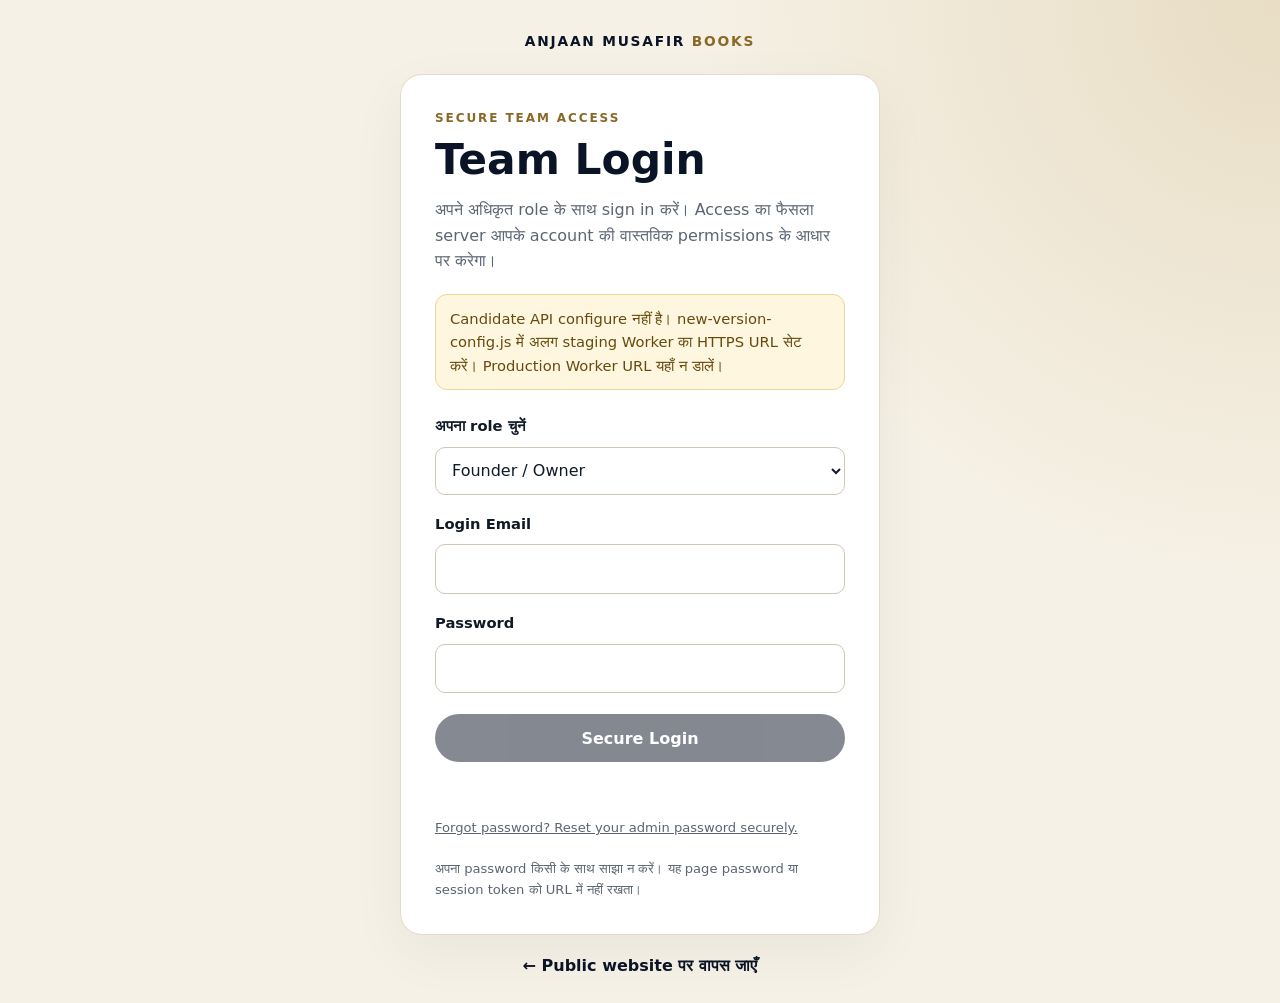
<file: admin-dashboard.html>
<!doctype html>
<html lang="hi">
<head><meta charset="utf-8"><meta name="viewport" content="width=device-width,initial-scale=1"><meta name="robots" content="noindex,nofollow"><meta name="theme-color" content="#0b1426"><title>Admin Workspace — Anjaan Musafir Books</title><link rel="stylesheet" href="admin-dashboard.css"></head>
<body>
<header class="topbar"><a class="brand" href="index.html">ANJAAN MUSAFIR <span>BOOKS</span></a><div class="top-actions"><span id="user-badge">Session checking…</span><button id="logout-button" type="button">Logout</button></div></header>
<div class="layout"><aside class="sidebar"><p class="nav-title">WORKSPACE</p><button class="nav active" data-view="overview">Dashboard</button><button class="nav" data-view="products">Books / Products</button><button class="nav" data-view="coupons">Coupons</button><button class="nav" data-view="orders">Orders</button><button class="nav" data-view="checkout">Checkout Activity</button><button class="nav" data-view="purchase-requests">Purchase Requests</button><button class="nav" data-view="customers">Customers</button><button class="nav" data-view="reports">Reports & CSV</button><button class="nav" data-view="staff">Staff & Permissions</button><button class="nav" data-view="email">Email Activity</button><button class="nav" data-view="health">System Health</button><button class="nav" data-view="maintenance">Maintenance / Backup</button><button class="nav" data-view="audit">Audit Logs</button><a href="team-login.html">Team Login</a><p class="sidebar-note">आपको वही data दिखेगा जिसकी API और role permission उपलब्ध है।</p></aside>
<main class="main-content"><div class="page-heading"><div><p class="eyebrow">SECURE WORKSPACE</p><h1 id="view-title">Dashboard</h1><p>नमस्ते, <strong id="display-name">…</strong></p></div><button id="refresh-button" type="button">Refresh data</button></div>
<section id="global-status" class="status-box" role="status" aria-live="polite">Candidate API से session verify हो रहा है…</section>
<section id="overview-view" class="view"><div class="metrics"><article class="metric-card"><span>Total orders</span><strong id="metric-orders">—</strong></article><article class="metric-card"><span>Paid orders</span><strong id="metric-paid">—</strong></article><article class="metric-card"><span>Pending orders</span><strong id="metric-pending">—</strong></article><article class="metric-card"><span>Gross sales</span><strong id="metric-sales">—</strong></article></div><section class="panel"><h2>Account & access</h2><dl class="profile-grid"><div><dt>Name</dt><dd id="profile-name">—</dd></div><div><dt>Email</dt><dd id="profile-email">—</dd></div><div><dt>Role</dt><dd id="profile-role">—</dd></div><div><dt>Session expiry</dt><dd id="profile-expiry">—</dd></div></dl></section></section>
<section id="products-view" class="view hidden"><section class="panel"><div class="panel-head"><h2>Books / Products</h2><button data-load="products">Load products</button></div><p class="muted">पहले PDF को private staging storage में upload करें। सफल upload के बाद मिला file key नीचे product form में अपने-आप भर जाएगा।</p>
<form id="product-cover-upload-form" class="admin-form"><label>Book cover image (PNG, JPEG or WebP; max 3 MB)<input name="file" type="file" accept="image/png,image/jpeg,image/webp" required></label><button type="submit">Upload cover image</button><div id="product-cover-upload-status" class="muted" role="status" aria-live="polite"></div><img id="product-cover-preview" alt="Cover preview" hidden style="max-width:160px;max-height:220px;object-fit:contain;border-radius:10px;margin-top:10px"></form>
<form id="product-pdf-upload-form" class="admin-form"><label>PDF file *<input name="file" type="file" accept="application/pdf,.pdf" required></label><button type="submit">Upload PDF securely</button><div id="product-upload-status" class="muted" role="status" aria-live="polite"></div></form>
<form id="product-create-form" class="admin-form">
<label>Existing Product ID (optional)<input name="product_id" maxlength="100" placeholder="Existing ID preserves old order references"><small>Existing book adopt करनी है तो उसका current Product ID दें; नया product हो तो खाली छोड़ें।</small></label><label>Book name *<input name="name" maxlength="180" required></label><label>Slug *<input name="slug" pattern="[a-z0-9]+(?:-[a-z0-9]+)*" maxlength="120" required placeholder="vicharon-ki-kaid"></label>
<label>Author<input name="author_name" maxlength="180" value="Anjaan Musafir Books"></label><label>Language<input name="language" maxlength="50" value="Hindi"></label>
<label>Pages<input name="page_count" type="number" min="1" max="100000"></label><label>Cover asset key<input id="product-cover-asset" name="cover_asset" maxlength="500" placeholder="Upload cover above (optional)"></label><label>Private PDF file key *<input id="product-pdf-file-key" name="pdf_file_key" maxlength="500" required placeholder="Upload PDF above or enter an existing private key"></label>
<label>MRP (₹) *<input name="mrp" type="number" min="0" step="0.01" required></label><label>Selling price (₹) *<input name="selling_price" type="number" min="0" step="0.01" required></label>
<label>Status<select name="status"><option value="DRAFT">Draft</option><option value="ACTIVE">Active</option></select></label><label>Featured<select name="featured"><option value="false">No</option><option value="true">Yes</option></select></label><label>Popular<select name="popular"><option value="false">No</option><option value="true">Yes</option></select></label>
<button type="submit">Create book record</button></form><div id="product-form-status" class="muted" role="status"></div>
<form id="product-edit-form" class="admin-form" hidden><h3>Edit book / product</h3><input name="product_id" type="hidden"><label>Book name *<input name="name" maxlength="180" required></label><label>Slug *<input name="slug" pattern="[a-z0-9]+(?:-[a-z0-9]+)*" maxlength="120" required readonly></label><label>Author<input name="author_name" maxlength="180" required></label><label>Description<textarea name="description" maxlength="10000" rows="4"></textarea></label><label>Pages<input name="page_count" type="number" min="1" max="100000"></label><label>Language<input name="language" maxlength="50" required></label><label>Cover asset key<input name="cover_asset" maxlength="500"></label><label>Private PDF file key *<input name="pdf_file_key" maxlength="500" required></label><label>MRP (₹) *<input name="mrp" type="number" min="0" step="0.01" required></label><label>Selling price (₹) *<input name="selling_price" type="number" min="0" step="0.01" required></label><label>Status<select name="status"><option value="DRAFT">Draft</option><option value="ACTIVE">Active</option><option value="INACTIVE">Inactive</option><option value="ARCHIVED">Archived</option></select></label><label>Featured<select name="featured"><option value="false">No</option><option value="true">Yes</option></select></label><label>Popular<select name="popular"><option value="false">No</option><option value="true">Yes</option></select></label><label>Offer label<input name="offer_label" maxlength="120"></label><label>Offer starts at<input name="offer_starts_at" type="datetime-local"></label><label>Offer ends at<input name="offer_ends_at" type="datetime-local"></label><button type="submit">Save product changes</button><button type="button" id="cancel-product-edit">Cancel edit</button><div id="product-edit-status" class="muted" role="status"></div></form>
<div id="products-data" class="data-area">Load products दबाएँ।</div></section></section>
<section id="coupons-view" class="view hidden"><section class="panel"><div class="panel-head"><h2>Coupons</h2><div><button data-load="coupons">Load coupons</button> <button type="button" id="reconcile-coupon-reservations">Reconcile old reservations</button></div></div><p class="muted">यह कार्रवाई केवल 30 मिनट से पुराने RESERVED coupons की जाँच करती है। केवल Cashfree से पुष्टि हुई definitive failure पर reservation release होगा; pending/unknown status पर capacity सुरक्षित रहेगी।</p><div id="coupon-reconcile-status" class="muted" role="status" aria-live="polite"></div><p class="muted">Discount type backend के accepted values के अनुसार है। Selected product IDs वैकल्पिक हैं; खाली रखने पर सभी products लागू होंगे।</p>
<form id="coupon-create-form" class="admin-form">
<label>Coupon code *<input name="code" pattern="[A-Za-z0-9][A-Za-z0-9_-]{2,39}" minlength="3" maxlength="40" required></label><label>Discount type *<select name="discount_type"><option value="PERCENT">Percentage</option><option value="FLAT">Flat ₹</option></select></label>
<label>Discount value *<input name="discount_value" type="number" min="0.01" step="0.01" required></label><label>Minimum order amount (₹)<input name="min_amount" type="number" min="0" step="0.01"></label>
<label>Max uses<input name="max_uses" type="number" min="1" step="1"></label><label>Product IDs (comma-separated, optional)<input name="product_ids" placeholder="UUID1, UUID2"></label>
<label>Starts at (optional)<input name="starts_at" type="datetime-local"></label><label>Expires at (optional)<input name="expires_at" type="datetime-local"></label>
<label>Active<select name="active"><option value="true">Yes</option><option value="false">No</option></select></label><button type="submit">Create coupon</button></form><div id="coupon-form-status" class="muted" role="status"></div><div id="coupons-data" class="data-area">Load coupons दबाएँ।</div></section></section>
<section id="checkout-view" class="view hidden"><section class="panel"><div class="panel-head"><h2>Checkout & Delivery Events</h2><button type="button" data-ops-load="checkout">Load activity</button></div><div class="filters"><label>Order ID<input id="checkout-order-id" maxlength="100"></label><label>Attempt ID<input id="checkout-attempt-id" maxlength="100"></label><label>Product ID<input id="checkout-product-id" maxlength="100"></label><label>Event type<input id="checkout-event-type" maxlength="80" placeholder="PAYMENT_SESSION_CREATED"></label><label>From<input id="checkout-from" type="date"></label><label>To<input id="checkout-to" type="date"></label></div><p class="muted">Customer email सीधे store/return नहीं होता; event ledger में केवल email hash रहता है। Payment Started या abandoned checkout तभी दिखेगा जब उसे reliably record किया गया हो।</p><div id="checkout-events-data" class="data-area">Load activity दबाएँ।</div></section></section>
<section id="orders-view" class="view hidden"><section class="panel"><div class="panel-head"><h2>Orders & Advanced Search</h2><button data-load="orders">Search orders</button></div><div class="filters"><label>Search<input id="orders-q" placeholder="Order ID, email, phone, name, product"></label><label>Payment status<select id="orders-status"><option value="">All</option><option>PAID</option><option>PENDING</option><option>FAILED</option><option>CREATED</option><option>CANCELLED</option><option>EXPIRED</option></select></label><label>Product ID<input id="orders-product-id" maxlength="100"></label><label>Coupon<input id="orders-coupon" maxlength="40"></label><label>From<input id="orders-from" type="date"></label><label>To<input id="orders-to" type="date"></label><label>Min amount ₹<input id="orders-min-amount" type="number" min="0" step="0.01"></label><label>Max amount ₹<input id="orders-max-amount" type="number" min="0" step="0.01"></label><label><input id="orders-problems-only" type="checkbox"> Problems only (failed/pending states)</label></div><p class="muted">Date filters use recorded order creation time. Older unpaid orders may not have a historical creation timestamp. Abandoned checkout is not inferred unless an event was actually recorded.</p><div id="orders-data" class="data-area">Search orders दबाएँ।</div></section></section>
<section id="purchase-requests-view" class="view hidden"><section class="panel"><div class="panel-head"><h2>Manual Purchase Requests</h2><button type="button" id="load-purchase-requests">Load requests</button></div><p class="muted">Approve करने से पहले payment reference और amount को अपने payment records से manually verify करें। API किसी UTR/payment का स्वतः सत्यापन नहीं करती। Approval पर normal PAID order और limited download token बनता है।</p><div id="purchase-requests-data" class="data-area">Load requests दबाएँ।</div></section></section>
<section id="customers-view" class="view hidden"><section class="panel"><div class="panel-head"><h2>Customers</h2><button data-load="customers">Load customers</button></div><div id="customers-data" class="data-area">Load customers दबाएँ।</div></section></section>
<section id="reports-view" class="view hidden"><section class="panel"><h2>Reports & CSV</h2><div class="filters"><label>From <input type="date" id="date-from"></label><label>To <input type="date" id="date-to"></label><label>Search order/customer/product<input id="report-q" maxlength="160" placeholder="Order ID, name, email, product ID"></label><label>Status<select id="report-status"><option value="">All statuses</option><option>PAID</option><option>PENDING</option><option>FAILED</option><option>CANCELLED</option><option>EXPIRED</option><option>CREATED</option></select></label><label>Product ID<input id="report-product-id" maxlength="100"></label><label>Coupon code<input id="report-coupon" maxlength="80"></label><label>Minimum amount<input id="report-min-amount" type="number" min="0" step="0.01"></label><label>Maximum amount<input id="report-max-amount" type="number" min="0" step="0.01"></label><button id="load-reports" type="button">Load report</button><button id="download-csv" type="button">Download filtered CSV</button></div><div id="reports-data" class="data-area">Report अभी load नहीं हुई।</div></section></section>
<section id="staff-view" class="view hidden"><section class="panel"><div class="panel-head"><h2>Staff Management</h2><button type="button" id="load-staff">Load staff</button></div><p class="muted">यह सुविधा केवल Founder role के लिए है। Staff को मजबूत password दें और सुरक्षित रूप से साझा करें।</p><form id="staff-create-form" class="admin-form"><label>Display name *<input name="display_name" maxlength="100" required></label><label>Email *<input name="email" type="email" maxlength="254" required></label><label>Temporary password *<input name="password" type="password" minlength="12" maxlength="128" required autocomplete="new-password"><small>कम-से-कम 12 characters, uppercase, lowercase और number।</small></label><label>Role *<select name="role" required><option value="ADMINISTRATOR">Administrator</option><option value="OPERATIONS_MANAGER">Operations Manager</option><option value="PRODUCT_MANAGER">Product Manager</option><option value="MARKETING_MANAGER">Marketing Manager</option><option value="CUSTOMER_SUPPORT">Customer Support</option><option value="CONTENT_EDITOR">Content Editor</option><option value="ANALYST">Analyst</option><option value="TECHNICAL_SUPPORT">Technical Support</option></select></label><button type="submit">Create staff account</button><div id="staff-form-status" class="muted" role="status"></div></form><div id="staff-data" class="data-area">Load staff दबाएँ।</div></section><section class="panel"><div class="panel-head"><h2>Role Permissions</h2><button type="button" id="load-permissions">Load permissions</button></div><p class="muted">Permission keys backend में enforce होने चाहिए। यहाँ केवल configured keys बदली जाती हैं; कोई permission key अपने-आप module access नहीं बनाती।</p><form id="permission-form" class="admin-form"><label>Role *<select name="role"><option value="ADMINISTRATOR">Administrator</option><option value="OPERATIONS_MANAGER">Operations Manager</option><option value="PRODUCT_MANAGER">Product Manager</option><option value="MARKETING_MANAGER">Marketing Manager</option><option value="CUSTOMER_SUPPORT">Customer Support</option><option value="CONTENT_EDITOR">Content Editor</option><option value="ANALYST">Analyst</option><option value="TECHNICAL_SUPPORT">Technical Support</option></select></label><label>Permission key *<input name="permission_key" maxlength="80" required placeholder="products.read"></label><label>Allowed *<select name="allowed"><option value="1">Allowed</option><option value="0">Denied</option></select></label><button type="submit">Save permission</button><div id="permission-form-status" class="muted" role="status"></div></form><div id="permissions-data" class="data-area">Load permissions दबाएँ।</div></section></section>
<section id="email-view" class="view hidden"><section class="panel"><div class="panel-head"><h2>Email Activity</h2><button type="button" data-ops-load="email">Load email activity</button></div><p class="muted">Email event table और canonical mapping उपलब्ध होने पर ही वास्तविक events दिखेंगे।</p><div id="email-activity-data" class="data-area">Load email activity दबाएँ।</div></section></section>
<section id="health-view" class="view hidden"><section class="panel"><div class="panel-head"><h2>System Health</h2><button type="button" data-ops-load="health">Run health check</button></div><p class="muted">यह database query और आवश्यक tables की मौजूदगी जाँचता है। यह Cashfree या email provider की end-to-end health का दावा नहीं करता।</p><div id="health-data" class="data-area">Run health check दबाएँ।</div></section></section>
<section id="maintenance-view" class="view hidden"><section class="panel"><div class="panel-head"><h2>Owner Control & Safe Mode</h2><button type="button" id="load-maintenance-state">Refresh maintenance state</button></div><div id="maintenance-state" class="data-area">Load state दबाएँ।</div><div class="filters"><button type="button" id="lock-owner-control">Lock owner control</button><button type="button" id="unlock-owner-control">Unlock owner control</button><button type="button" id="enable-safe-mode">Enable safe mode</button><button type="button" id="disable-safe-mode">Disable safe mode</button></div><p class="muted">Lock/Safe Mode write operations रोकते हैं। Unlock और mode changes के लिए exact confirmation phrase और Founder permission आवश्यक है।</p></section><section class="panel"><h2>Technical log retention</h2><label for="retention-days">Keep technical logs for</label><select id="retention-days"><option value="7">7 days</option><option value="30">30 days</option><option value="60">60 days</option><option value="90" selected>90 days</option><option value="180">180 days</option><option value="365">365 days</option><option value="ALWAYS">Always</option></select><button type="button" id="save-retention">Save retention</button><button type="button" id="apply-retention">Delete expired technical logs now</button><div id="retention-status" class="muted" role="status"></div><p class="muted">Cleanup only targets technical/security/email/reset logs. Orders, products, coupons, purchase requests and download records are preserved.</p></section><section class="panel"><h2>Encrypted database backup</h2><p class="muted">Backup AES-256-GCM से encrypted होगा। Cloudflare secret <code>BACKUP_ENCRYPTION_KEY</code> staging Worker में configure होना चाहिए। Database rows और file keys export होते हैं; R2 में रखी PDF files इस backup में शामिल नहीं हैं।</p><button type="button" id="export-backup">Download encrypted backup</button><div id="backup-export-status" class="muted" role="status"></div></section><section class="panel"><h2>Restore to staging (merge only)</h2><p class="muted">Restore केवल तब चलेगा जब Worker का <code>APP_ENV=staging</code> हो। यह records merge करता है, target-only records delete नहीं करता, और target sessions revoke करता है। इसे production पर deploy न करें।</p><form id="restore-backup-form" class="admin-form"><label>Encrypted backup JSON *<input type="file" name="backup" accept="application/json,.json" required></label><label>Type exact confirmation phrase *<input name="confirmation" required placeholder="RESTORE STAGING DATABASE"></label><button type="submit">Restore into staging</button><div id="backup-restore-status" class="muted" role="status" aria-live="polite"></div></form></section></section>
<section id="audit-view" class="view hidden"><section class="panel"><div class="panel-head"><h2>Audit Logs</h2><button type="button" data-ops-load="audit">Load audit logs</button></div><p class="muted">Admin activity का read-only view। Sensitive metadata प्रदर्शित नहीं किया जाता।</p><div id="audit-data" class="data-area">Load audit logs दबाएँ।</div></section></section>
<p class="footer-note">New Version candidate workspace. Live payment/delivery changes यहाँ से नहीं किए जाते।</p></main></div>
<script src="new-version-config.js"></script><script src="admin-dashboard.js" defer></script></body></html>
</file>
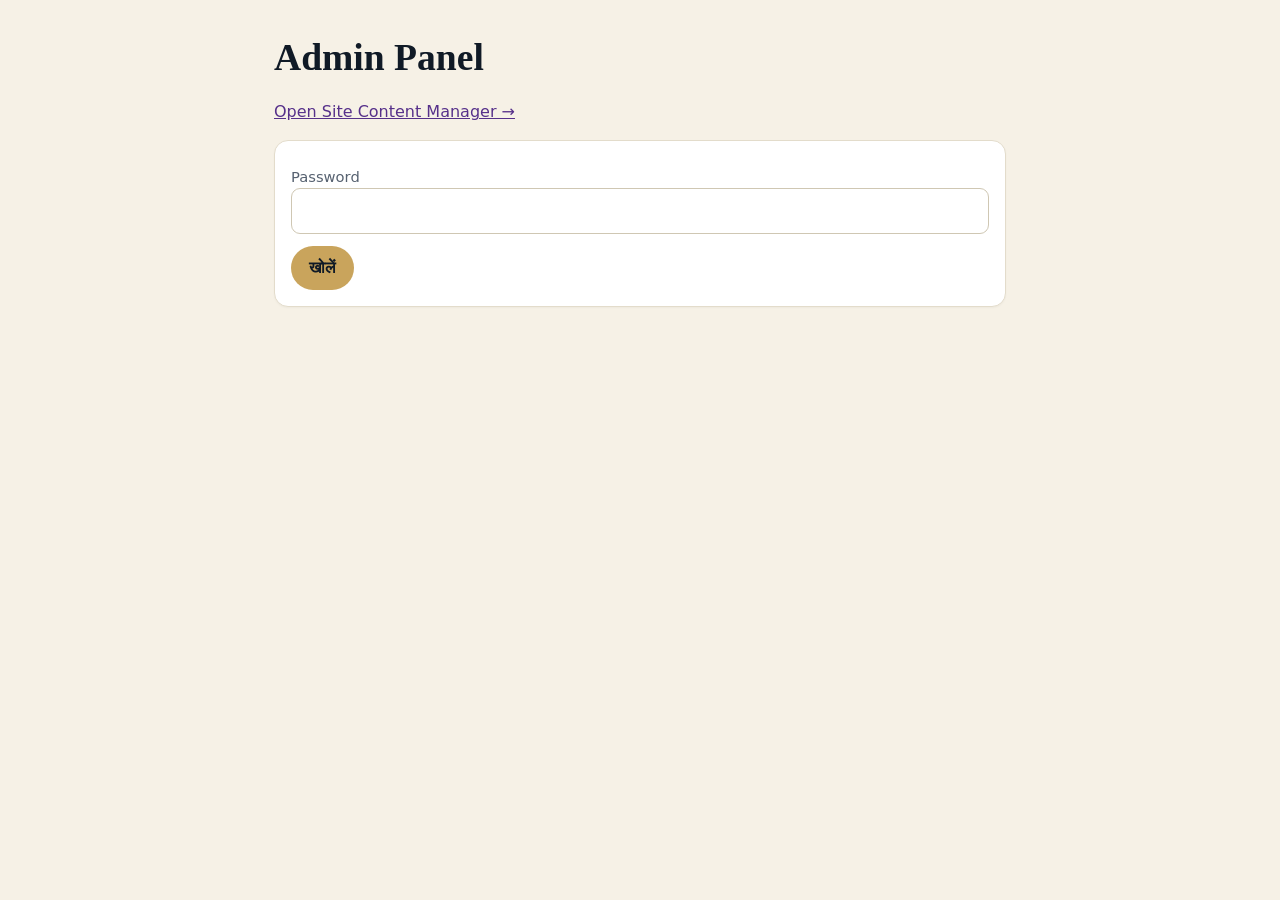
<file: admin.html>
<!DOCTYPE html>
<!-- admin.html — सिर्फ़ मालिक के लिए। कीमत, offer और coupon यहीं से बदलें।
     Password Cloudflare के ADMIN_KEY secret में रखा जाता है (यहाँ कहीं लिखा नहीं है)। -->
<html lang="hi"><head><meta charset="utf-8"><meta name="viewport" content="width=device-width,initial-scale=1">
<meta name="robots" content="noindex,nofollow"><title>Admin</title>
<style>
/* Anjaan Musafir Books Admin — responsive UI layer only. */
*, *::before, *::after { box-sizing: border-box; }
html { width: 100%; max-width: 100%; overflow-x: hidden; }
body {
  margin: 0 auto;
  width: 100%;
  max-width: 760px;
  min-width: 0;
  padding: 14px;
  font: 16px/1.5 system-ui, sans-serif;
  background: #f6f1e6;
  color: #101a26;
}
h1, h2 { font-family: Georgia, serif; line-height: 1.2; margin: .55em 0; }
h1 { font-size: clamp(1.7rem, 6vw, 2.35rem); overflow-wrap: anywhere; }
h2 { font-size: clamp(1.35rem, 5vw, 1.8rem); }
p { overflow-wrap: anywhere; }
a { color: #56308a; overflow-wrap: anywhere; }
.card {
  width: 100%;
  min-width: 0;
  max-width: 100%;
  background: #fff;
  border: 1px solid #e3dccb;
  border-radius: 14px;
  padding: 16px;
  margin: 14px 0;
  box-shadow: 0 1px 2px rgba(16, 26, 38, .035);
}
label {
  display: block;
  min-width: 0;
  font-size: .92rem;
  line-height: 1.4;
  color: #566170;
  margin-top: 10px;
  overflow-wrap: anywhere;
}
input:not([type="checkbox"]):not([type="radio"]),
select, textarea {
  display: block;
  width: 100%;
  min-width: 0;
  max-width: 100%;
  min-height: 46px;
  padding: 10px 12px;
  border: 1px solid #cfc7b3;
  border-radius: 9px;
  font: inherit;
  background: #fff;
  color: #101a26;
}
input[type="checkbox"], input[type="radio"] {
  width: auto;
  max-width: 100%;
  accent-color: #c9a45c;
}
input:focus-visible, select:focus-visible, textarea:focus-visible, button:focus-visible, a:focus-visible {
  outline: 3px solid rgba(86, 48, 138, .35);
  outline-offset: 2px;
}
button {
  display: inline-flex;
  align-items: center;
  justify-content: center;
  max-width: 100%;
  min-height: 44px;
  background: #c9a45c;
  color: #101a26;
  border: 0;
  border-radius: 999px;
  padding: 10px 18px;
  font: 600 1rem/1.25 system-ui, sans-serif;
  margin-top: 12px;
  cursor: pointer;
  white-space: normal;
  overflow-wrap: anywhere;
}
button.red { background: #c0392b; color: #fff; }
button:disabled { opacity: .6; cursor: not-allowed; }
.row {
  display: grid;
  grid-template-columns: repeat(2, minmax(0, 1fr));
  gap: 12px;
  width: 100%;
  align-items: start;
}
.row > div { min-width: 0; max-width: 100%; }
small { color: #566170; overflow-wrap: anywhere; }
#msg {
  position: sticky;
  top: 8px;
  z-index: 5;
  background: #101a26;
  color: #fff;
  padding: 10px 12px;
  border-radius: 8px;
  display: none;
  overflow-wrap: anywhere;
  box-shadow: 0 2px 8px rgba(0,0,0,.12);
}
#app, #books, #coupons, #c_books { min-width: 0; max-width: 100%; }
#c_books label {
  display: flex;
  align-items: flex-start;
  gap: 9px;
  padding: 5px 0;
}
#c_books input[type="checkbox"] { flex: 0 0 auto; margin-top: .35em; }
#login { max-width: 100%; }
hr { border: 0; border-top: 1px solid #d8d1c3; margin: 16px 0; }
@media (max-width: 600px) {
  body { padding: 12px; }
  .card { padding: 14px; margin: 12px 0; border-radius: 14px; }
  .row { grid-template-columns: minmax(0, 1fr); gap: 6px; }
  input:not([type="checkbox"]):not([type="radio"]), select, textarea { font-size: 16px; }
  button { width: auto; min-height: 46px; }
}
@media (max-width: 360px) {
  body { padding: 8px; }
  .card { padding: 12px; }
  button { max-width: 100%; }
}
</style></head><body>
<h1>Admin Panel</h1><p><a href="content-manager.html">Open Site Content Manager →</a></p><div id="msg"></div>

<!-- 1) लॉगिन: password सिर्फ़ इस tab की memory (sessionStorage) में रहता है -->
<div class="card" id="login"><label>Password</label><input id="pw" type="password" autocomplete="current-password">
<button onclick="login()">खोलें</button></div>

<div id="app" style="display:none">
  <h2>किताबें और Offer</h2><div id="books"></div>
  <h2>Coupon बनाएँ</h2>
  <div class="card">
    <div class="row"><div><label>Code (जैसे MUSAFIR20)</label><input id="c_code"></div>
    <div><label>प्रकार</label><select id="c_type"><option value="PERCENT">% प्रतिशत</option><option value="FLAT">₹ सीधे रुपये</option></select></div></div>
    <div class="row"><div><label>कितना (20 = 20% या ₹20)</label><input id="c_val" type="number"></div>
    <div><label>कम से कम कीमत ₹ (खाली = कोई शर्त नहीं)</label><input id="c_min" type="number"></div></div>
    <label>किन किताबों पर चलेगा</label><div id="c_books"></div>
    <div class="row"><div><label>कितनी बार (खाली = अनगिनत)</label><input id="c_max" type="number"></div>
    <div><label>कब तक (खाली = बंद करने तक)</label><input id="c_end" type="datetime-local"></div></div>
    <button onclick="saveCoupon()">Coupon सेव करें</button>
  </div>
  <h2>चालू Coupons</h2><div id="coupons"></div>
</div>

<script src="new-version-config.js"></script>
<script>
// Candidate UI must use only the configured staging Worker.
var API = String(window.NM_NEW_VERSION_CONFIG?.CHECKOUT_WORKER_URL || "").trim().replace(/\/+$/g, "");
var KEY = sessionStorage.getItem("ak") || "", DATA = null;
var $ = function (i) { return document.getElementById(i); };
function esc(t){return String(t==null?"":t).replace(/[&<>"']/g,function(c){return {"&":"&amp;","<":"&lt;",">":"&gt;",'"':"&quot;","'":"&#39;"}[c]})}
function msg(t){var m=$("msg");m.textContent=t;m.style.display="block";setTimeout(function(){m.style.display="none"},3500)}

// सर्वर से बात: हर बार password header में जाता है
async function call(path, body){
  if (!/^https:\/\//i.test(API)) throw new Error("Candidate staging Worker URL configure नहीं है। अभी request नहीं भेजी गई।");
  var r = await fetch(API+path,{method:body?"POST":"GET",headers:{"Content-Type":"application/json","x-admin-key":KEY},body:body?JSON.stringify(body):undefined});
  var d = await r.json(); if(!r.ok) throw new Error(d.error||"Error"); return d;
}
async function login(){ KEY=$("pw").value; try{ await load(); sessionStorage.setItem("ak",KEY); }catch(e){ msg(e.message); } }
// तारीख़: browser का local समय → UTC (सही समय के लिए)
function toIso(v){ return v ? new Date(v).toISOString() : ""; }
function toLocal(iso){ if(!iso) return ""; var d=new Date(iso); d.setMinutes(d.getMinutes()-d.getTimezoneOffset()); return d.toISOString().slice(0,16); }

async function load(){
  DATA = await call("/api/admin/data");
  $("login").style.display="none"; $("app").style.display="block";
  // हर किताब का card: सामान्य कीमत + offer
  $("books").innerHTML = DATA.products.map(function(p){
    var o = DATA.offers.find(function(x){return x.product_id===p.product_id})||{};
    return '<div class="card"><b>'+esc(p.name)+'</b> <small>('+esc(p.product_id)+')</small>'
    +'<div class="row"><div><label>सामान्य कीमत ₹</label><input id="pr_'+p.product_id+'" type="number" value="'+p.price+'"></div>'
    +'<div><button onclick="savePrice(\''+p.product_id+'\')">कीमत सेव</button></div></div>'
    +'<hr><small>Offer (बिना coupon, साइट पर सीधा दिखेगा)</small>'
    +'<div class="row"><div><label>Offer कीमत ₹</label><input id="os_'+p.product_id+'" type="number" value="'+(o.sale_price==null?"":o.sale_price)+'"></div>'
    +'<div><label>कटी हुई पुरानी कीमत ₹</label><input id="om_'+p.product_id+'" type="number" value="'+(o.mrp==null?"":o.mrp)+'"></div></div>'
    +'<label>Offer का नाम (बैज)</label><input id="ol_'+p.product_id+'" value="'+esc(o.label||"")+'">'
    +'<div class="row"><div><label>शुरू</label><input id="osd_'+p.product_id+'" type="datetime-local" value="'+toLocal(o.starts_at)+'"></div>'
    +'<div><label>ख़त्म</label><input id="oed_'+p.product_id+'" type="datetime-local" value="'+toLocal(o.ends_at)+'"></div></div>'
    +'<label><input id="oa_'+p.product_id+'" type="checkbox" style="width:auto" '+(o.active?"checked":"")+'> Offer चालू</label>'
    +'<button onclick="saveOffer(\''+p.product_id+'\')">Offer सेव</button></div>';
  }).join("");
  // coupon के लिए किताबों के checkbox
  $("c_books").innerHTML = '<label><input type="checkbox" id="cb_all" style="width:auto" checked> सभी किताबें</label>'
   + DATA.products.map(function(p){return '<label><input type="checkbox" class="cb" value="'+p.product_id+'" style="width:auto"> '+esc(p.name)+'</label>'}).join("");
  // चालू coupons की सूची
  $("coupons").innerHTML = DATA.coupons.length ? DATA.coupons.map(function(c){
    return '<div class="card"><b>'+esc(c.code)+'</b> — '+(c.discount_type==="PERCENT"?c.discount_value+"%":"₹"+c.discount_value)
    +'<br><small>किताबें: '+esc(c.product_ids)+' · उपयोग: '+c.used_count+(c.max_uses!=null?"/"+c.max_uses:"")
    +(c.expires_at?" · तक: "+new Date(c.expires_at).toLocaleString():"")+(c.active?"":" · बंद")+'</small><br>'
    +'<button class="red" onclick="delCoupon(\''+esc(c.code)+'\')">हटाएँ</button></div>';
  }).join("") : "<small>अभी कोई coupon नहीं।</small>";
}
async function run(fn,ok){ try{ await fn(); msg(ok); await load(); }catch(e){ msg(e.message); } }
function savePrice(id){ run(function(){return call("/api/admin/price",{product_id:id,price:$("pr_"+id).value})},"कीमत सेव हुई ✅"); }
function saveOffer(id){ run(function(){return call("/api/admin/offer",{product_id:id,sale_price:$("os_"+id).value,mrp:$("om_"+id).value,
  label:$("ol_"+id).value,starts_at:toIso($("osd_"+id).value),ends_at:toIso($("oed_"+id).value),active:$("oa_"+id).checked})},"Offer सेव हुआ ✅"); }
function saveCoupon(){
  var ids = $("cb_all").checked ? "*" : Array.prototype.map.call(document.querySelectorAll(".cb:checked"),function(x){return x.value}).join(",");
  if(!ids) return msg("कोई किताब चुनें");
  run(function(){return call("/api/admin/coupon",{code:$("c_code").value,discount_type:$("c_type").value,discount_value:$("c_val").value,
    min_amount:$("c_min").value,max_uses:$("c_max").value,product_ids:ids,expires_at:toIso($("c_end").value),active:true})},"Coupon सेव हुआ ✅"); }
function delCoupon(code){ if(confirm(code+" हटाएँ?")) run(function(){return call("/api/admin/coupon-delete",{code:code})},"हट गया"); }
if(KEY){ load().catch(function(){ sessionStorage.removeItem("ak"); }); }
</script></body></html>
</file>
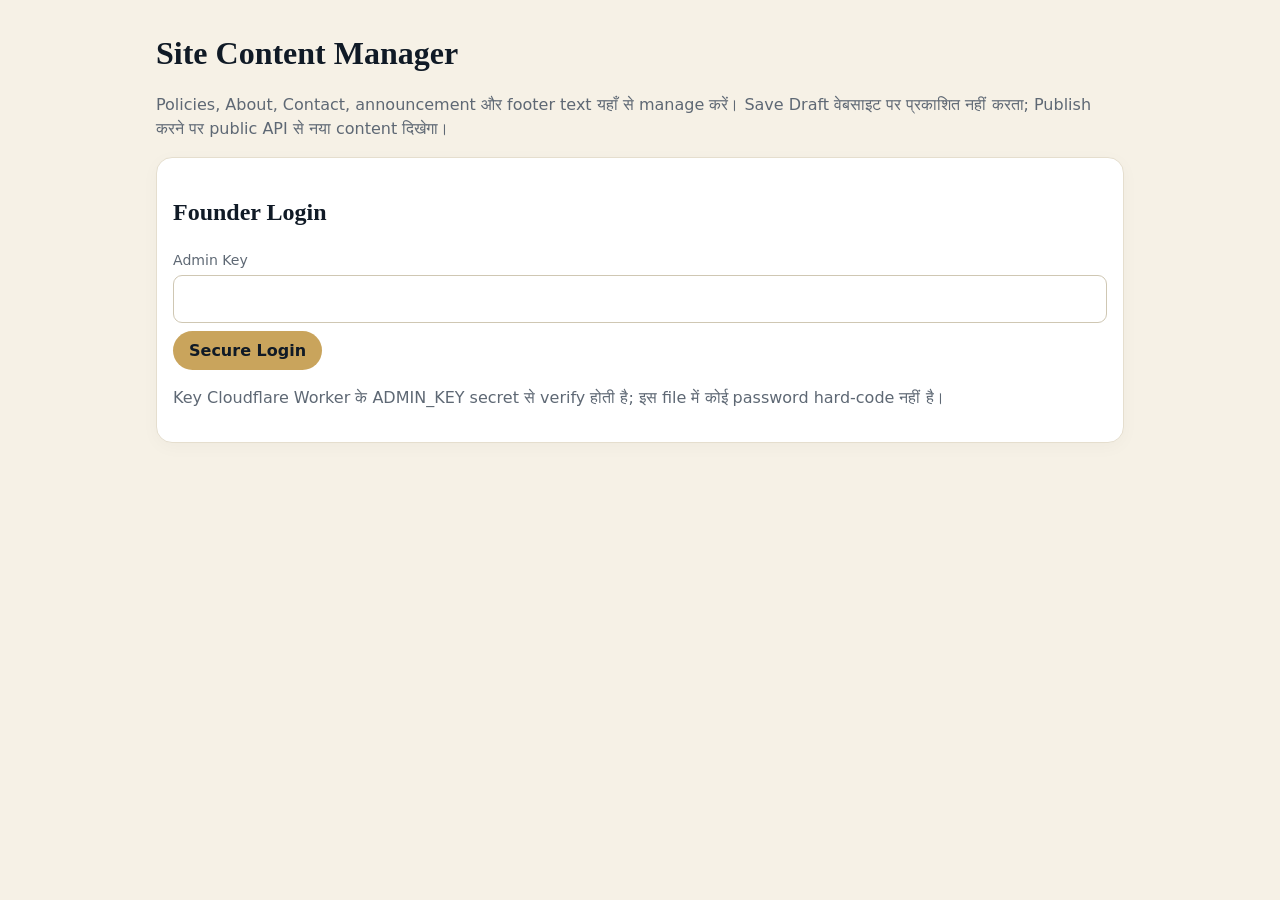
<file: content-manager.html>
<!doctype html>
<html lang="hi"><head><meta charset="utf-8"><meta name="viewport" content="width=device-width,initial-scale=1"><meta name="robots" content="noindex,nofollow"><title>Site Content Manager — Anjaan Musafir Books</title>
<style>
:root{color-scheme:light;--ink:#101a26;--gold:#c9a45c;--line:#e5dece;--muted:#5e6874}*{box-sizing:border-box}body{margin:0;background:#f6f1e6;color:var(--ink);font:16px/1.5 system-ui,sans-serif;padding:16px;max-width:1000px;margin-inline:auto}h1,h2{font-family:Georgia,serif}h1{margin:.4em 0}.sub,small{color:var(--muted)}.card{background:#fff;border:1px solid var(--line);border-radius:16px;padding:16px;margin:14px 0;box-shadow:0 4px 18px #101a2608}label{display:block;font-size:.88rem;color:var(--muted);margin:10px 0 4px}input,textarea,select{width:100%;padding:11px;border:1px solid #cfc7b3;border-radius:9px;font:inherit;background:#fff;color:var(--ink)}textarea{min-height:260px;resize:vertical}button,.button{background:var(--gold);border:0;border-radius:999px;padding:10px 16px;font:600 1rem system-ui;cursor:pointer;color:var(--ink);display:inline-block;text-decoration:none;margin:8px 6px 0 0}button.secondary{background:#e9edf1}button.danger{background:#b83a32;color:#fff}.preview-content{border:1px solid var(--line);border-radius:10px;padding:14px;background:#fffdf8;overflow-wrap:anywhere}.preview-content h3{margin:1em 0 .35em}.preview-content p{margin:.45em 0}.preview-content ul{padding-left:1.4rem}#msg{position:sticky;top:8px;z-index:4;background:var(--ink);color:#fff;padding:10px 14px;border-radius:10px;display:none}.grid{display:grid;grid-template-columns:minmax(220px,.8fr) minmax(0,1.7fr);gap:14px}.item{display:block;width:100%;text-align:left;background:#fff;border:1px solid var(--line);border-radius:10px;margin:5px 0;padding:10px}.item.active{border-color:var(--gold);background:#fff9ea}.status{font-size:.78rem;padding:3px 7px;border-radius:99px;background:#edf1f4;display:inline-block}.row{display:flex;gap:8px;flex-wrap:wrap;align-items:center}.row>*{flex:1}@media(max-width:700px){.grid{grid-template-columns:1fr}textarea{min-height:220px}}
</style></head><body>
<h1>Site Content Manager</h1><p class="sub">Policies, About, Contact, announcement और footer text यहाँ से manage करें। Save Draft वेबसाइट पर प्रकाशित नहीं करता; Publish करने पर public API से नया content दिखेगा।</p><div id="msg" role="status"></div>
<section class="card" id="login"><h2>Founder Login</h2><label for="pw">Admin Key</label><input id="pw" type="password" autocomplete="current-password"><button id="loginBtn">Secure Login</button><p class="sub">Key Cloudflare Worker के ADMIN_KEY secret से verify होती है; इस file में कोई password hard-code नहीं है।</p></section>
<div id="manager" hidden><div class="row"><button class="secondary" id="reloadBtn">Refresh</button><button class="secondary" id="logoutBtn">Logout</button><a class="button" href="admin.html">Price & Coupon Admin</a></div><div class="grid"><section class="card"><h2>Pages & Settings</h2><div id="items"></div></section><section class="card"><div class="row"><h2 id="editorTitle">Select a section</h2><span id="state" class="status">Not selected</span></div><label for="title">Page / Section Title</label><input id="title" maxlength="180"><label for="body">Content</label><textarea id="body" maxlength="50000" placeholder="Plain text. Use ## Heading for section headings and - Item for bullet points."></textarea><p class="sub">Content is plain text, not HTML. This prevents pasted scripts or unsafe markup from running. Existing live content remains until Publish.</p><div class="row"><button id="previewBtn" class="secondary">Preview Draft</button><button id="draftBtn">Save Draft</button><button id="publishBtn">Publish Changes</button></div><div class="row"><button id="disableBtn" class="danger">Disable Section</button><button id="enableBtn" class="secondary">Enable Section</button></div><div id="meta" class="sub"></div></section></div><section class="card" id="previewCard" hidden><h2>Preview (not published)</h2><div id="previewContent" class="preview-content"></div></section></div>
<script src="new-version-config.js"></script><script>
var API=String(window.NM_NEW_VERSION_CONFIG?.CHECKOUT_WORKER_URL || "").trim().replace(/\/+$/g,""),KEY=sessionStorage.getItem("ak")||"",ITEMS=[],CURRENT=null;var $=function(id){return document.getElementById(id)};
function say(s){var e=$("msg");e.textContent=s;e.style.display="block";window.scrollTo({top:0,behavior:"smooth"})}
async function call(path,body){if(!/^https:\/\//i.test(API))throw new Error("Candidate staging Worker URL configure नहीं है। अभी request नहीं भेजी गई।");var r=await fetch(API+path,{method:body?"POST":"GET",headers:{"Content-Type":"application/json","x-admin-key":KEY},body:body?JSON.stringify(body):undefined,cache:"no-store"});var d=await r.json().catch(function(){return {}});if(!r.ok)throw new Error(d.error||"Request failed ("+r.status+")");return d}
function esc(s){return String(s==null?"":s).replace(/[&<>"']/g,function(c){return {"&":"&amp;","<":"&lt;",">":"&gt;",'"':"&quot;","'":"&#39;"}[c]})}
async function login(){KEY=$("pw").value.trim();try{await load();sessionStorage.setItem("ak",KEY);$("login").hidden=true;$("manager").hidden=false;say("Login successful. Existing content loaded.")}catch(e){say(e.message)}}
async function load(){var d=await call("/api/admin/site-content");ITEMS=d.items||[];renderList();if(CURRENT){var found=ITEMS.find(function(x){return x.content_key===CURRENT});if(found)select(found.content_key)}else if(ITEMS.length)select(ITEMS[0].content_key)}
function renderList(){$("items").innerHTML=ITEMS.map(function(x){return '<button class="item '+(CURRENT===x.content_key?'active':'')+'" data-key="'+esc(x.content_key)+'"><b>'+esc(x.title)+'</b><br><small>'+esc(x.content_key)+' · '+(x.enabled?'Published':'Disabled')+(x.draft_body!==null?' · Draft exists':'')+'</small></button>'}).join("");document.querySelectorAll("[data-key]").forEach(function(b){b.addEventListener("click",function(){select(b.dataset.key)})})}
function select(key){CURRENT=key;$("previewCard").hidden=true;var x=ITEMS.find(function(z){return z.content_key===key});if(!x)return;$("title").value=x.draft_title||x.title;$("body").value=x.draft_body!==null?x.draft_body:x.body;$("editorTitle").textContent=x.title;$("state").textContent=x.enabled?"Published":"Disabled";$("meta").textContent="Key: "+x.content_key+" · Updated: "+(x.updated_at||"unknown")+" · Published: "+(x.published_at||"not published");renderList()}
function preview(){var title=$("title").value.trim(),body=$("body").value;if(!title)return say("Preview के लिए title लिखें।");var root=$("previewContent");root.replaceChildren();var h=document.createElement("h3");h.textContent=title;root.appendChild(h);var list=null;body.split(/\r?\n/).forEach(function(raw){var line=raw.trim();if(!line){list=null;return}if(line.indexOf("## ")===0){list=null;var heading=document.createElement("h3");heading.textContent=line.slice(3);root.appendChild(heading)}else if(line.indexOf("- ")===0){if(!list){list=document.createElement("ul");root.appendChild(list)}var li=document.createElement("li");li.textContent=line.slice(2);list.appendChild(li)}else{list=null;var p=document.createElement("p");p.textContent=line;root.appendChild(p)}});$("previewCard").hidden=false;$("previewCard").scrollIntoView({behavior:"smooth",block:"start"})}
async function save(action){if(!CURRENT)return say("पहले section चुनें।");var title=$("title").value.trim(),body=$("body").value;if(!title||!body.trim())return say("Title और content खाली नहीं हो सकते।");if(CURRENT==="contact_email"&&!/^[^\s@]+@[^\s@]+\.[^\s@]+$/.test(body.trim()))return say("Contact Email में एक valid email address डालें।");try{await call("/api/admin/site-content",{content_key:CURRENT,title:title,body:body,action:action});await load();say(action==="publish"?"Published successfully. नया content अगली page load पर उपलब्ध होगा।":action==="save_draft"?"Draft सुरक्षित रूप से save हुआ; live page नहीं बदला।":"Setting updated.")}catch(e){say(e.message)}}
async function toggle(action){if(!CURRENT)return say("पहले section चुनें।");if(!confirm(action==="disable"?"इस section को public website से disable करें?":"इस section को public website पर enable करें?"))return;try{await call("/api/admin/site-content",{content_key:CURRENT,action:action});await load();say("Setting updated.")}catch(e){say(e.message)}}
$("previewBtn").addEventListener("click",preview);$("loginBtn").addEventListener("click",login);$("pw").addEventListener("keydown",function(e){if(e.key==="Enter")login()});$("reloadBtn").addEventListener("click",function(){load().then(function(){say("Refreshed.")}).catch(function(e){say(e.message)})});$("logoutBtn").addEventListener("click",function(){sessionStorage.removeItem("ak");KEY="";CURRENT=null;$("manager").hidden=true;$("login").hidden=false;$("pw").value=""});$("draftBtn").addEventListener("click",function(){save("save_draft")});$("publishBtn").addEventListener("click",function(){if(confirm("इस content को public website पर publish करें?"))save("publish")});$("disableBtn").addEventListener("click",function(){toggle("disable")});$("enableBtn").addEventListener("click",function(){toggle("enable")});if(KEY){load().then(function(){$("login").hidden=true;$("manager").hidden=false}).catch(function(){sessionStorage.removeItem("ak");KEY=""})}
</script></body></html>
</file>
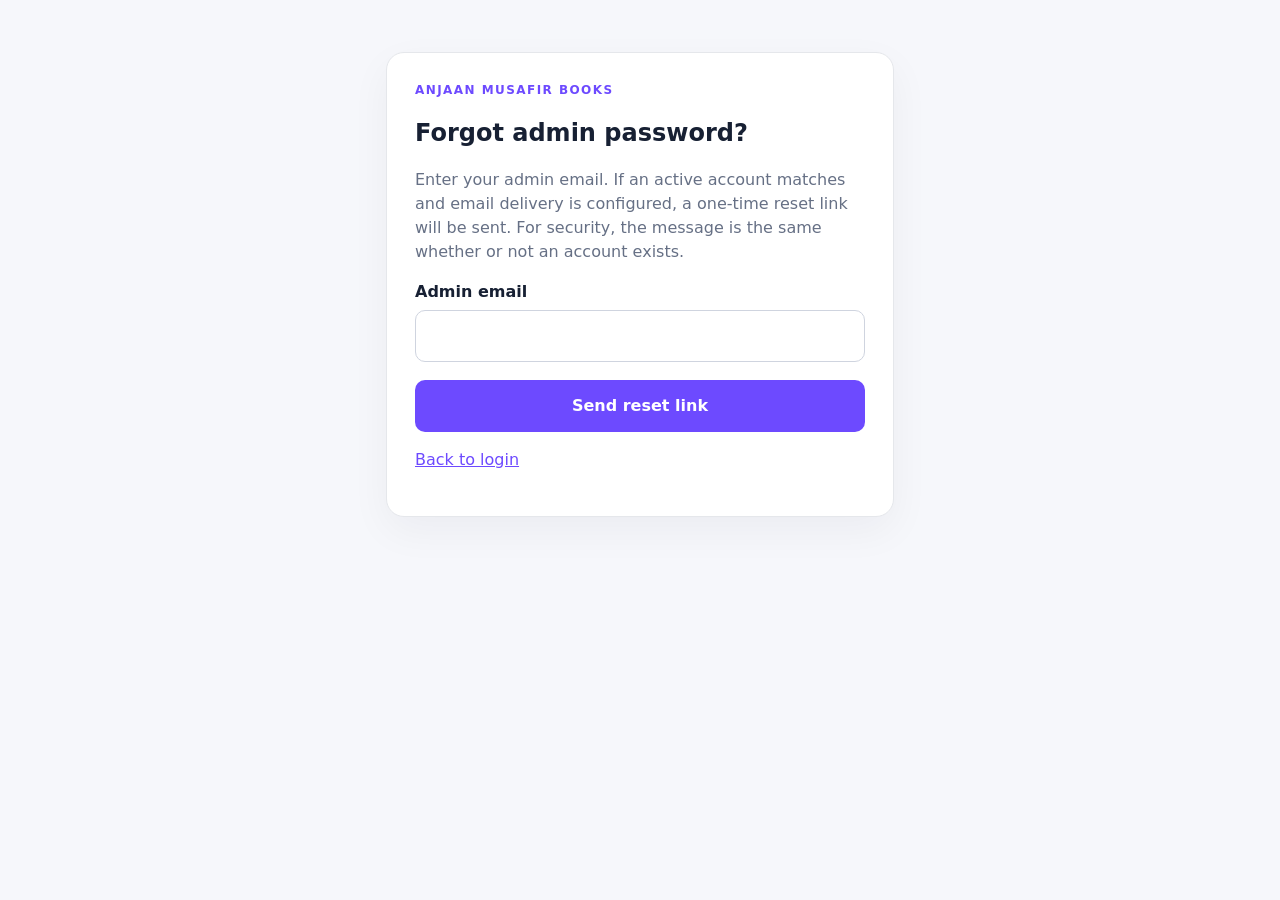
<file: forgot-password.html>
<!doctype html><html lang="en"><head><meta charset="utf-8"><meta name="viewport" content="width=device-width,initial-scale=1"><meta name="robots" content="noindex,nofollow"><title>Admin Password Recovery — Anjaan Musafir Books</title><style>:root{--ink:#172033;--muted:#667085;--line:#e5e7eb;--accent:#6d4aff}*{box-sizing:border-box}body{margin:0;background:#f6f7fb;color:var(--ink);font:16px/1.5 system-ui,sans-serif}.wrap{max-width:540px;margin:36px auto;padding:16px}.card{background:white;border:1px solid var(--line);border-radius:18px;padding:28px;box-shadow:0 14px 40px #1018280c}.brand{font-size:12px;letter-spacing:.12em;color:var(--accent);font-weight:800}h1{line-height:1.2}p{color:var(--muted)}label{display:block;font-weight:650;margin:14px 0 6px}input{width:100%;padding:13px;border:1px solid #cfd4df;border-radius:10px;font:inherit}button{width:100%;padding:14px;border:0;border-radius:10px;background:var(--accent);color:white;font:inherit;font-weight:750;margin-top:18px}.status{white-space:pre-wrap;margin-top:14px;padding:12px;background:#f1f5f9;border-radius:10px}a{color:var(--accent)}</style></head><body><main class="wrap"><section class="card"><div class="brand">ANJAAN MUSAFIR BOOKS</div><h1>Forgot admin password?</h1><p>Enter your admin email. If an active account matches and email delivery is configured, a one-time reset link will be sent. For security, the message is the same whether or not an account exists.</p><form id="form"><label for="email">Admin email</label><input id="email" name="email" type="email" maxlength="254" required autocomplete="email"><button id="submit" type="submit">Send reset link</button></form><div id="status" class="status" role="status" aria-live="polite" hidden></div><p><a href="team-login.html">Back to login</a></p></section></main><script src="new-version-config.js"></script><script>(()=>{const form=document.getElementById('form'),out=document.getElementById('status'),btn=document.getElementById('submit'),base=String(window.NM_NEW_VERSION_CONFIG?.API_BASE||'').trim().replace(/\/+$/,'');form.addEventListener('submit',async e=>{e.preventDefault();out.hidden=false;out.textContent='Requesting reset…';if(!/^https:\/\//i.test(base)){out.textContent='Reset service is not configured yet. Contact the system owner.';return}btn.disabled=true;try{const r=await fetch(base+'/api/v2/admin/password-reset/request',{method:'POST',headers:{'Content-Type':'application/json'},cache:'no-store',body:JSON.stringify({email:document.getElementById('email').value.trim().toLowerCase()})});const d=await r.json().catch(()=>({}));if(!r.ok)throw Error(d.error||'Request failed');out.textContent=d.message||'If an active account matches, a reset email will arrive shortly.'}catch(err){out.textContent=err.message}finally{btn.disabled=false}})})();</script></body></html>
</file>
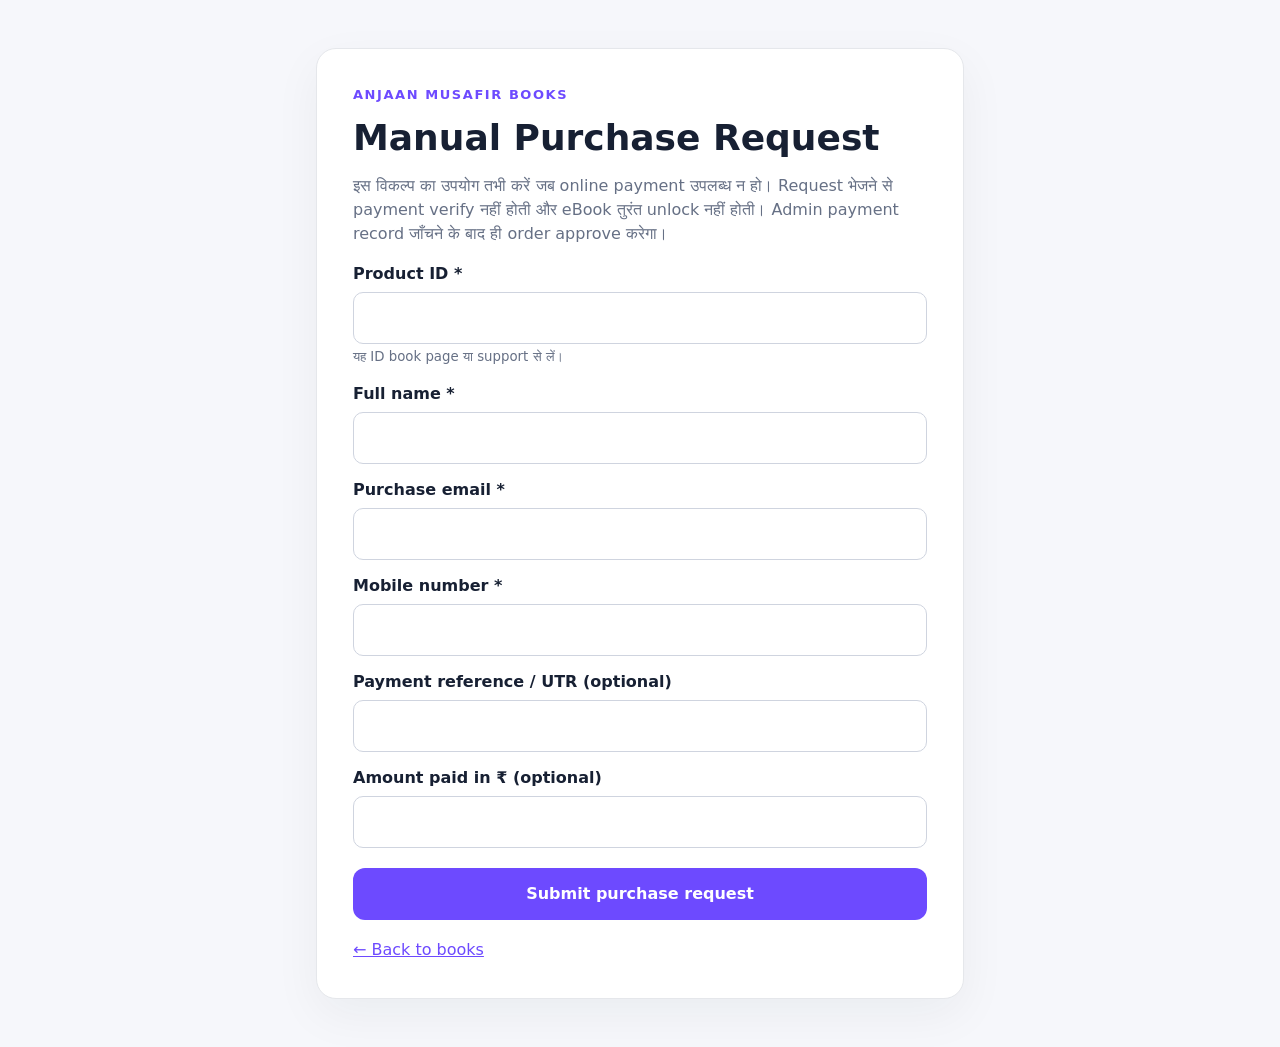
<file: purchase-request.html>
<!doctype html>
<html lang="en">
<head>
<meta charset="utf-8"><meta name="viewport" content="width=device-width,initial-scale=1">
<meta name="robots" content="noindex,nofollow"><title>Manual Purchase Request — Anjaan Musafir Books</title>
<style>
:root{color-scheme:light;--ink:#172033;--muted:#667085;--line:#e5e7eb;--accent:#6d4aff}*{box-sizing:border-box}body{margin:0;background:#f6f7fb;color:var(--ink);font:16px/1.5 system-ui,-apple-system,Segoe UI,sans-serif}.wrap{max-width:680px;margin:32px auto;padding:16px}.card{background:#fff;border:1px solid var(--line);border-radius:20px;padding:clamp(20px,5vw,36px);box-shadow:0 16px 48px #1822300d}.brand{font-size:13px;letter-spacing:.12em;font-weight:800;color:var(--accent)}h1{font-size:clamp(26px,5vw,36px);line-height:1.15;margin:12px 0}p{color:var(--muted)}label{display:block;font-weight:650;margin:14px 0 6px}input{width:100%;padding:13px 14px;border:1px solid #cfd4df;border-radius:10px;font:inherit}button{width:100%;border:0;border-radius:12px;background:var(--accent);color:white;font:inherit;font-weight:750;padding:14px;margin-top:20px}button:disabled{opacity:.6}small{color:var(--muted)}.status{white-space:pre-wrap;margin-top:16px;padding:14px;border-radius:10px;background:#f1f5f9}.status.error{background:#fff1f2;color:#9f1239}.status.ok{background:#ecfdf3;color:#166534}.back{display:inline-block;margin-top:18px;color:var(--accent)}
</style></head>
<body><main class="wrap"><section class="card"><div class="brand">ANJAAN MUSAFIR BOOKS</div><h1>Manual Purchase Request</h1><p>इस विकल्प का उपयोग तभी करें जब online payment उपलब्ध न हो। Request भेजने से payment verify नहीं होती और eBook तुरंत unlock नहीं होती। Admin payment record जाँचने के बाद ही order approve करेगा।</p>
<form id="request-form"><label for="product_id">Product ID *</label><input id="product_id" name="product_id" required maxlength="100" autocomplete="off"><small>यह ID book page या support से लें।</small>
<label for="customer_name">Full name *</label><input id="customer_name" name="customer_name" required minlength="2" maxlength="100" autocomplete="name">
<label for="customer_email">Purchase email *</label><input id="customer_email" name="customer_email" required type="email" maxlength="254" autocomplete="email">
<label for="customer_phone">Mobile number *</label><input id="customer_phone" name="customer_phone" required type="tel" minlength="8" maxlength="20" autocomplete="tel">
<label for="payment_reference">Payment reference / UTR (optional)</label><input id="payment_reference" name="payment_reference" maxlength="100" autocomplete="off">
<label for="amount_paid">Amount paid in ₹ (optional)</label><input id="amount_paid" name="amount_paid" type="number" min="0.01" step="0.01">
<button id="submit-button" type="submit">Submit purchase request</button></form><div id="result" class="status" role="status" aria-live="polite" hidden></div><a class="back" href="index.html">← Back to books</a></section></main>
<script src="new-version-config.js"></script><script>
(()=>{'use strict';const form=document.getElementById('request-form'),out=document.getElementById('result'),btn=document.getElementById('submit-button'),params=new URLSearchParams(location.search);document.getElementById('product_id').value=params.get('product_id')||'';const cfg=window.NM_NEW_VERSION_CONFIG||{},base=String(cfg.API_BASE||'').trim().replace(/\/+$/,'');form.addEventListener('submit',async e=>{e.preventDefault();out.hidden=false;out.className='status';if(!/^https:\/\//i.test(base)){out.textContent='Purchase request service अभी configure नहीं है। कृपया बाद में प्रयास करें या support से संपर्क करें।';out.classList.add('error');return}const data=Object.fromEntries(new FormData(form).entries());data.product_id=data.product_id.trim();data.customer_name=data.customer_name.trim();data.customer_email=data.customer_email.trim().toLowerCase();data.customer_phone=data.customer_phone.trim();if(!data.payment_reference){delete data.payment_reference;delete data.amount_paid}else data.amount_paid=Number(data.amount_paid);btn.disabled=true;btn.textContent='Submitting…';try{const r=await fetch(base+'/api/v2/purchase-requests',{method:'POST',headers:{'Content-Type':'application/json'},cache:'no-store',body:JSON.stringify(data)});let d={};try{d=await r.json()}catch{}if(!r.ok)throw Error(d.error||'Request submit नहीं हो सकी।');out.classList.add('ok');out.textContent='Request ID: '+d.request_id+'\nStatus: '+d.status+'\nExpected amount: ₹'+Number(d.expected_amount).toFixed(2)+'\n\n'+d.message+'\nRequest ID संभालकर रखें। Admin approval के बाद ही order access मिलेगा.';form.reset();document.getElementById('product_id').value=params.get('product_id')||''}catch(err){out.classList.add('error');out.textContent=err.message}finally{btn.disabled=false;btn.textContent='Submit purchase request'}})})();
</script></body></html>
</file>
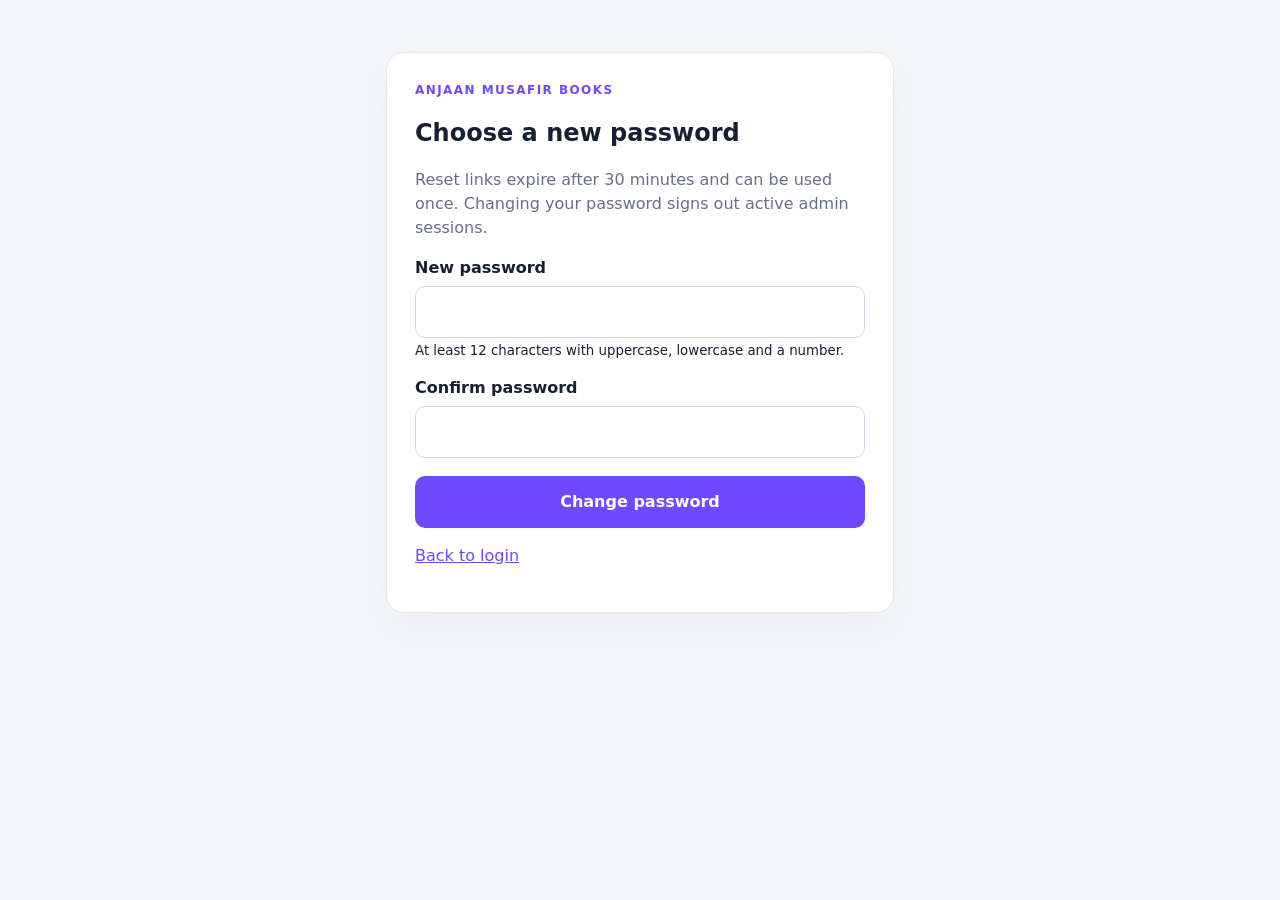
<file: reset-password.html>
<!doctype html><html lang="en"><head><meta charset="utf-8"><meta name="viewport" content="width=device-width,initial-scale=1"><meta name="robots" content="noindex,nofollow"><meta name="referrer" content="no-referrer"><title>Reset Admin Password — Anjaan Musafir Books</title><style>:root{--ink:#172033;--muted:#667085;--line:#e5e7eb;--accent:#6d4aff}*{box-sizing:border-box}body{margin:0;background:#f6f7fb;color:var(--ink);font:16px/1.5 system-ui,sans-serif}.wrap{max-width:540px;margin:36px auto;padding:16px}.card{background:white;border:1px solid var(--line);border-radius:18px;padding:28px;box-shadow:0 14px 40px #1018280c}.brand{font-size:12px;letter-spacing:.12em;color:var(--accent);font-weight:800}h1{line-height:1.2}p{color:var(--muted)}label{display:block;font-weight:650;margin:14px 0 6px}input{width:100%;padding:13px;border:1px solid #cfd4df;border-radius:10px;font:inherit}button{width:100%;padding:14px;border:0;border-radius:10px;background:var(--accent);color:white;font:inherit;font-weight:750;margin-top:18px}.status{white-space:pre-wrap;margin-top:14px;padding:12px;background:#f1f5f9;border-radius:10px}a{color:var(--accent)}</style></head><body><main class="wrap"><section class="card"><div class="brand">ANJAAN MUSAFIR BOOKS</div><h1>Choose a new password</h1><p>Reset links expire after 30 minutes and can be used once. Changing your password signs out active admin sessions.</p><form id="form"><label for="password">New password</label><input id="password" type="password" minlength="12" maxlength="128" required autocomplete="new-password"><small>At least 12 characters with uppercase, lowercase and a number.</small><label for="confirm">Confirm password</label><input id="confirm" type="password" minlength="12" maxlength="128" required autocomplete="new-password"><button id="submit" type="submit">Change password</button></form><div id="status" class="status" role="status" aria-live="polite" hidden></div><p><a href="team-login.html">Back to login</a></p></section></main><script src="new-version-config.js"></script><script>(()=>{const form=document.getElementById('form'),out=document.getElementById('status'),btn=document.getElementById('submit'),base=String(window.NM_NEW_VERSION_CONFIG?.API_BASE||'').trim().replace(/\/+$/,'');const token=new URLSearchParams(location.hash.replace(/^#/, '')).get('token')||'';form.addEventListener('submit',async e=>{e.preventDefault();out.hidden=false;const password=document.getElementById('password').value,confirm=document.getElementById('confirm').value;if(!token){out.textContent='Reset token missing. Request a new reset link.';return}if(password!==confirm){out.textContent='Passwords do not match.';return}if(!/^https:\/\//i.test(base)){out.textContent='Reset service is not configured yet. Contact the system owner.';return}btn.disabled=true;out.textContent='Changing password…';try{const r=await fetch(base+'/api/v2/admin/password-reset/confirm',{method:'POST',headers:{'Content-Type':'application/json'},cache:'no-store',body:JSON.stringify({token,password})});const d=await r.json().catch(()=>({}));if(!r.ok)throw Error(d.error||'Password reset failed');out.textContent=d.message||'Password changed. Please sign in.';form.reset();history.replaceState(null,'',location.pathname)}catch(err){out.textContent=err.message}finally{btn.disabled=false}})})();</script></body></html>
</file>
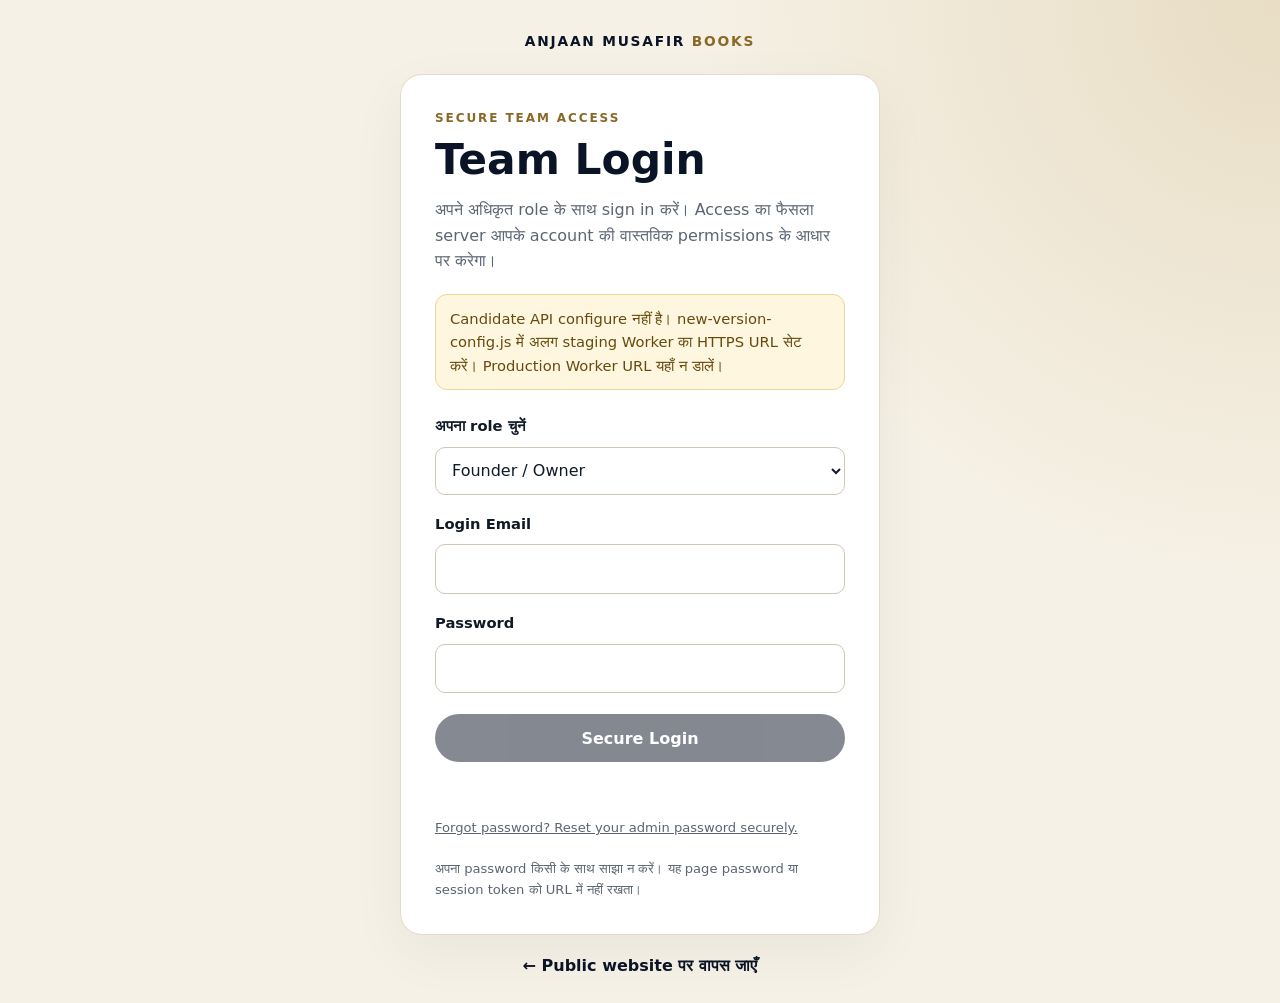
<file: team-login.html>
<!doctype html>
<html lang="hi">
<head>
  <meta charset="utf-8">
  <meta name="viewport" content="width=device-width, initial-scale=1">
  <meta name="robots" content="noindex,nofollow">
  <meta name="theme-color" content="#0b1426">
  <title>Team Login — Anjaan Musafir Books</title>
  <link rel="stylesheet" href="team-login.css">
</head>
<body>
  <a class="skip-link" href="#login-form">मुख्य सामग्री पर जाएँ</a>
  <main class="auth-shell">
    <a class="brand" href="index.html" aria-label="Anjaan Musafir Books homepage">ANJAAN MUSAFIR <span>BOOKS</span></a>
    <section class="auth-card" aria-labelledby="page-title">
      <p class="eyebrow">SECURE TEAM ACCESS</p>
      <h1 id="page-title">Team Login</h1>
      <p class="intro">अपने अधिकृत role के साथ sign in करें। Access का फैसला server आपके account की वास्तविक permissions के आधार पर करेगा।</p>
      <div id="config-notice" class="notice notice-warn" role="status">Candidate API अभी configure नहीं है। Staging Worker URL सेट होने तक login उपलब्ध नहीं होगा।</div>
      <form id="login-form" novalidate>
        <label for="role">अपना role चुनें</label>
        <select id="role" name="role" required>
          <option value="FOUNDER">Founder / Owner</option>
          <option value="ADMINISTRATOR">Administrator</option>
          <option value="OPERATIONS_MANAGER">Operations Manager</option>
          <option value="PRODUCT_MANAGER">Product Manager</option>
          <option value="MARKETING_MANAGER">Marketing Manager</option>
          <option value="CUSTOMER_SUPPORT">Customer Support</option>
          <option value="CONTENT_EDITOR">Content Editor</option>
          <option value="ANALYST">Analyst</option>
          <option value="TECHNICAL_SUPPORT">Technical Support</option>
        </select>
        <label for="email">Login Email</label>
        <input id="email" name="email" type="email" autocomplete="username" maxlength="254" required>
        <label for="password">Password</label>
        <input id="password" name="password" type="password" autocomplete="current-password" maxlength="128" required>
        <button id="login-button" type="submit" disabled>Secure Login</button>
        <p id="form-status" class="form-status" role="status" aria-live="polite"></p>
      </form>
      <p class="security-note"><a href="forgot-password.html">Forgot password? Reset your admin password securely.</a></p>
      <p class="security-note">अपना password किसी के साथ साझा न करें। यह page password या session token को URL में नहीं रखता।</p>
    </section>
    <a class="back-link" href="index.html">← Public website पर वापस जाएँ</a>
  </main>
  <script src="new-version-config.js"></script>
  <script src="team-login.js" defer></script>
</body>
</html>
</file>
<file: admin-dashboard.css>
:root{color-scheme:dark;--bg:#08111f;--panel:#101d30;--line:#263750;--text:#edf3fb;--muted:#9fb0c7;--accent:#c6a56b;--bad:#ffb4ab;--good:#a6e3b3}*{box-sizing:border-box}body{margin:0;background:var(--bg);color:var(--text);font:15px/1.55 system-ui,-apple-system,Segoe UI,sans-serif}.topbar{display:flex;justify-content:space-between;align-items:center;gap:12px;padding:15px 22px;border-bottom:1px solid var(--line);background:#0b1426;position:sticky;top:0;z-index:3}.brand{color:var(--text);text-decoration:none;font-weight:800;letter-spacing:.08em}.brand span{color:var(--accent)}.top-actions{display:flex;gap:12px;align-items:center;flex-wrap:wrap}button,.button{background:var(--accent);color:#17130c;border:0;border-radius:9px;padding:10px 14px;font-weight:700;cursor:pointer}button:disabled{opacity:.45;cursor:not-allowed}.layout{display:grid;grid-template-columns:225px minmax(0,1fr);min-height:calc(100vh - 64px)}.sidebar{padding:22px 14px;border-right:1px solid var(--line);background:#0b1426;display:flex;flex-direction:column;gap:8px}.nav-title,.eyebrow{font-size:11px;letter-spacing:.16em;color:var(--accent);font-weight:800}.nav{background:transparent;color:var(--muted);text-align:left;border:1px solid transparent}.nav.active,.nav:hover{border-color:var(--line);background:var(--panel);color:var(--text)}.sidebar a{padding:10px 14px;color:var(--muted);text-decoration:none}.sidebar-note,.muted,.footer-note{font-size:13px;color:var(--muted)}.main-content{padding:clamp(16px,3vw,34px);min-width:0}.page-heading,.panel-head{display:flex;justify-content:space-between;align-items:center;gap:14px;flex-wrap:wrap}.page-heading h1{font-size:clamp(26px,4vw,36px);margin:0}.status-box{margin:18px 0;padding:13px 15px;border:1px solid var(--line);border-radius:12px;background:var(--panel)}.status-box.error{border-color:#824f4a;color:var(--bad)}.status-box.ok{border-color:#37694a;color:var(--good)}.metrics{display:grid;grid-template-columns:repeat(4,minmax(0,1fr));gap:14px;margin:18px 0}.metric-card,.panel{background:var(--panel);border:1px solid var(--line);border-radius:14px;padding:18px}.metric-card span,dt{display:block;color:var(--muted);font-size:13px}.metric-card strong{display:block;font-size:27px;margin-top:7px;overflow-wrap:anywhere}.panel{margin:16px 0}.panel h2{margin:0 0 12px;font-size:19px}.profile-grid{display:grid;grid-template-columns:repeat(4,minmax(0,1fr));gap:16px}.profile-grid dd{margin:4px 0 0;overflow-wrap:anywhere}.view.hidden{display:none}.filters{display:flex;gap:12px;align-items:end;flex-wrap:wrap;margin:15px 0}.filters label{display:grid;gap:5px;color:var(--muted);font-size:13px}input{background:#08111f;color:var(--text);border:1px solid var(--line);padding:10px;border-radius:8px}.data-area{overflow:auto;max-width:100%}table{border-collapse:collapse;width:100%;font-size:13px;min-width:550px}th,td{padding:10px;text-align:left;border-bottom:1px solid var(--line);vertical-align:top}th{color:var(--accent);font-weight:700}pre{white-space:pre-wrap;overflow-wrap:anywhere;color:var(--muted)}.footer-note{margin-top:30px}@media(max-width:850px){.layout{grid-template-columns:1fr}.sidebar{border-right:0;border-bottom:1px solid var(--line);display:grid;grid-template-columns:repeat(2,minmax(0,1fr))}.nav-title,.sidebar-note{grid-column:1/-1}.metrics{grid-template-columns:repeat(2,minmax(0,1fr))}.profile-grid{grid-template-columns:repeat(2,minmax(0,1fr))}}@media(max-width:440px){.topbar{padding:12px}.brand{font-size:12px}.metrics{grid-template-columns:1fr 1fr;gap:8px}.metric-card{padding:12px}.metric-card strong{font-size:21px}.sidebar{grid-template-columns:1fr 1fr}.main-content{padding:12px}}
.admin-form{display:grid;grid-template-columns:repeat(2,minmax(0,1fr));gap:12px;margin:16px 0;padding:16px;border:1px solid var(--line);border-radius:12px}.admin-form label{display:grid;gap:6px;color:var(--muted);font-size:13px}.admin-form input,.admin-form select{width:100%;min-width:0}.admin-form button{align-self:end;justify-self:start}.admin-form [role=status]{grid-column:1/-1}@media(max-width:600px){.admin-form{grid-template-columns:1fr}}
</file>
<file: team-login.css>
:root{color-scheme:light;--navy:#0b1426;--navy2:#14213d;--gold:#c9a45c;--ivory:#f6f1e6;--ink:#101a26;--muted:#5b6572;--line:#e3dccb;--danger:#9d2828;--ok:#176b45}
*{box-sizing:border-box}html{min-height:100%;background:var(--ivory)}body{margin:0;min-height:100vh;font:16px/1.6 system-ui,-apple-system,"Segoe UI",sans-serif;color:var(--ink);background:radial-gradient(circle at top right,#e8ddc4 0,transparent 36%),var(--ivory)}a{color:inherit}.skip-link{position:absolute;left:-9999px;top:8px}.skip-link:focus{left:8px;background:#fff;padding:8px;z-index:5}.auth-shell{width:min(100% - 28px,480px);margin:0 auto;padding:30px 0 24px;min-height:100vh;display:flex;flex-direction:column;align-items:center;justify-content:center}.brand{text-decoration:none;font-size:.86rem;font-weight:800;letter-spacing:.13em;color:var(--navy);margin-bottom:22px}.brand span{color:#8a6827}.auth-card{width:100%;background:#fff;border:1px solid var(--line);border-radius:22px;padding:clamp(22px,5vw,34px);box-shadow:0 18px 55px #0b14260d}.eyebrow{font-size:.75rem;letter-spacing:.16em;font-weight:800;color:#8a6827;margin:0 0 8px}h1{font-size:clamp(2rem,7vw,2.65rem);line-height:1.15;color:var(--navy);margin:0 0 12px}.intro{color:var(--muted);margin:0 0 20px}.notice{border-radius:12px;padding:12px 14px;margin:16px 0;font-size:.92rem}.notice-warn{background:#fff6df;border:1px solid #ead59d;color:#654b0d}.notice-error{background:#fff0ef;border:1px solid #e6b9b5;color:var(--danger)}.notice-ok{background:#edf9f1;border:1px solid #b5dec4;color:var(--ok)}form{display:grid;gap:9px}label{font-weight:700;font-size:.92rem;margin-top:8px}input,select{width:100%;min-height:48px;padding:11px 12px;border:1px solid #cfc7b3;border-radius:10px;background:#fff;color:var(--ink);font:inherit}input:focus-visible,select:focus-visible,button:focus-visible,a:focus-visible{outline:3px solid #c9a45c;outline-offset:3px}button{width:100%;min-height:48px;margin-top:12px;border:0;border-radius:999px;background:var(--navy);color:#fff;font:700 1rem/1.2 system-ui,sans-serif;padding:13px;cursor:pointer}button:hover:not(:disabled){background:var(--navy2)}button:disabled{opacity:.5;cursor:not-allowed}.form-status{min-height:1.5em;margin:4px 0 0;color:var(--danger);font-size:.92rem}.security-note{font-size:.82rem;color:var(--muted);margin:20px 0 0}.back-link{display:inline-block;margin-top:18px;color:var(--navy);font-weight:650;text-decoration:none}.back-link:hover{text-decoration:underline}@media(prefers-reduced-motion:reduce){*{scroll-behavior:auto!important;transition:none!important}}
</file>
